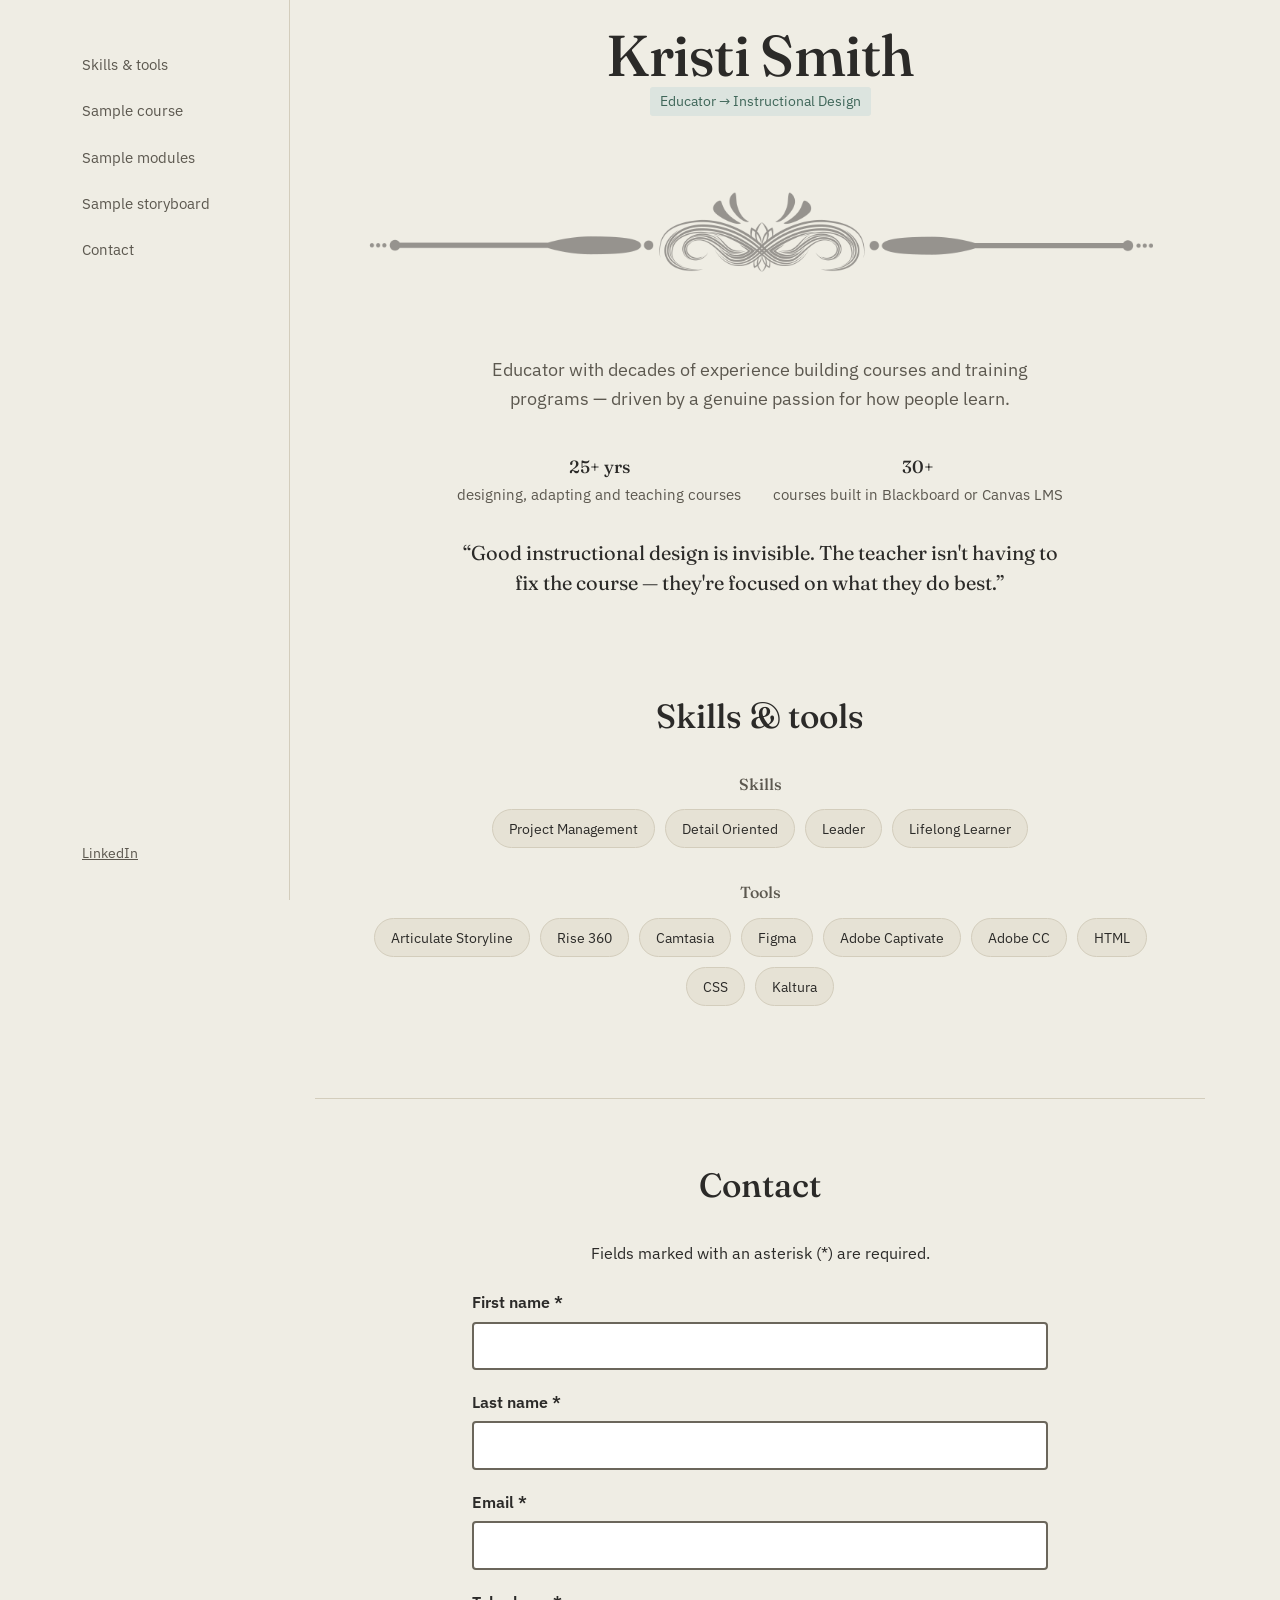
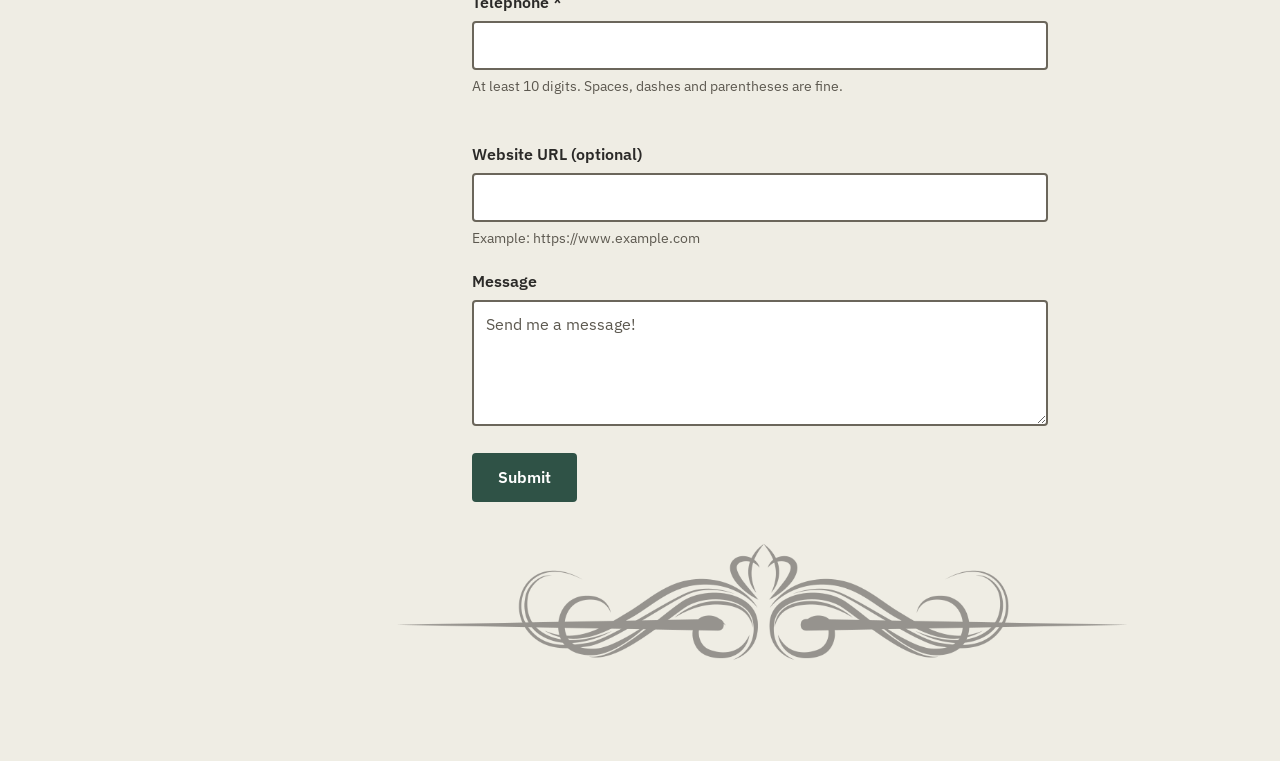
<file: index.html>
<!DOCTYPE html>
<html lang="en">
<head>
<meta charset="UTF-8">
<meta name="viewport" content="width=device-width, initial-scale=1, viewport-fit=cover">
<title>Kristi Smith | Instructional Design Portfolio</title>
<link rel="preconnect" href="https://fonts.googleapis.com">
<link rel="preconnect" href="https://fonts.gstatic.com" crossorigin>
<link href="https://fonts.googleapis.com/css2?family=Fraunces:opsz,wght@9..144,400;9..144,500;9..144,600&family=IBM+Plex+Sans:wght@400;500;600&display=swap" rel="stylesheet">
<link rel="stylesheet" href="styles.css">


</head>
<body>

<a class="skip-link" href="#main-content">Skip to main content</a>

<nav class="mobile-nav" aria-label="Mobile navigation">
  <a href="#skills">Skills</a>
  <a href="content/idpage.html" target="_blank" rel="noopener noreferrer">Sample course<span class="visually-hidden"> (opens in a new tab)</span></a>
  <a href="mod.htm" target="_blank" rel="noopener noreferrer">Sample modules<span class="visually-hidden"> (opens in a new tab)</span></a>
  <a href="course.htm">Sample storyboard</a>
  <a href="#contact">Contact</a>
</nav>

<div class="layout">
  <nav class="toc" aria-label="Main navigation">
    <div>
      <ul class="toc-links">
        <li><a href="#skills">Skills &amp; tools</a></li>
        <li><a href="content/idpage.html" target="_blank" rel="noopener noreferrer">Sample course<span class="visually-hidden"> (opens in a new tab)</span></a></li>
        <li><a href="mod.htm" target="_blank" rel="noopener noreferrer">Sample modules<span class="visually-hidden"> (opens in a new tab)</span></a></li>
        <li><a href="course.htm">Sample storyboard</a></li>
        <li><a href="#contact">Contact</a></li>
      </ul>
    </div>
    <div class="toc-foot">
      <a href="https://www.linkedin.com/in/kristismith7/" target="_blank" rel="noopener noreferrer">LinkedIn<span class="visually-hidden"> (opens in a new tab)</span></a>
    </div>
  </nav>

  <main id="main-content" tabindex="-1">
    <h1>Kristi Smith</h1>
    <p class="tag">Educator <span aria-hidden="true">&rarr;</span><span class="visually-hidden">to</span> Instructional Design</p>

    <img src="div3.png" alt="divider" class="transparent-img">

    <p class="lede">
      Educator with decades of experience building courses and training programs — driven by a genuine passion for how people learn.
    </p>

    <ul class="hero-meta">
      <li><strong>25+ yrs</strong> designing, adapting and teaching courses</li>
      <li><strong>30+</strong> courses built in Blackboard or Canvas LMS</li>
    </ul>

    <blockquote class="quote">
      <p>“Good instructional design is invisible. The teacher isn't having to fix the course — they're focused on what they do best.”</p>
    </blockquote>

    <section id="skills" aria-labelledby="skills-heading">
      <h2 id="skills-heading">Skills &amp; tools</h2>

      <div class="skill-group">
        <h3>Skills</h3>
        <ul class="pill-list">
          <li class="pill">Project Management</li>
          <li class="pill">Detail Oriented</li>
          <li class="pill">Leader</li>
          <li class="pill">Lifelong Learner</li>
        </ul>

        <h3>Tools</h3>
        <ul class="pill-list">
          <li class="pill">Articulate Storyline</li>
          <li class="pill">Rise 360</li>
          <li class="pill">Camtasia</li>
          <li class="pill">Figma</li>
          <li class="pill">Adobe Captivate</li>
          <li class="pill">Adobe CC</li>
          <li class="pill">HTML</li>
          <li class="pill">CSS</li>
          <li class="pill">Kaltura</li>
        </ul>
      </div>
    </section>

    <section id="contact" aria-labelledby="contact-heading">
      <h2 id="contact-heading">Contact</h2>

      <p class="required-note">Fields marked with an asterisk (<span aria-hidden="true">*</span><span class="visually-hidden">star</span>) are required.</p>

      <form action="https://formsubmit.co/profkris23@gmail.com" method="POST" id="contactForm" novalidate>
        <input type="hidden" name="_subject" value="New contact form submission">
        <input type="hidden" name="_captcha" value="false">
        <input type="hidden" name="_next" value="thanks.htm">

        <div class="form-field">
          <label for="fname">First name <span aria-hidden="true">*</span></label>
          <input type="text" id="fname" name="fname" autocomplete="given-name" required aria-required="true">
        </div>

        <div class="form-field">
          <label for="lname">Last name <span aria-hidden="true">*</span></label>
          <input type="text" id="lname" name="lname" autocomplete="family-name" required aria-required="true">
        </div>

        <div class="form-field">
          <label for="email">Email <span aria-hidden="true">*</span></label>
          <input type="email" id="email" name="email" autocomplete="email" required aria-required="true">
        </div>

        <div class="form-field">
          <label for="phone">Telephone <span aria-hidden="true">*</span></label>
          <input type="tel" id="phone" name="phone" autocomplete="tel" inputmode="tel"
                 required aria-required="true" aria-describedby="phoneHint phoneError">
          <p id="phoneHint" class="field-hint">At least 10 digits. Spaces, dashes and parentheses are fine.</p>
          <p id="phoneError" class="field-error" aria-live="polite"></p>
        </div>

        <div class="form-field">
          <label for="url">Website URL (optional)</label>
          <input type="url" id="url" name="url" autocomplete="url" aria-describedby="urlHint">
          <p id="urlHint" class="field-hint">Example: https://www.example.com</p>
        </div>

        <div class="form-field">
          <label for="text1">Message</label>
          <textarea id="text1" name="text1" rows="4" placeholder="Send me a message!"></textarea>
        </div>

        <input type="submit" class="btn-submit" value="Submit">
      </form>

      <img src="div1.png" alt="divider" class="transparent-img">
    </section>
  </main>
</div>

<script>
  const form = document.getElementById("contactForm");
  const phoneInput = document.getElementById("phone");
  const phoneError = document.getElementById("phoneError");
  const PHONE_MESSAGE = "Please enter a valid phone number with at least 10 digits.";

  function isPhoneValid() {
    const value = phoneInput.value.trim();
    if (!/^[0-9+().\s-]+$/.test(value)) return false;
    return value.replace(/\D/g, "").length >= 10;
  }

  function showPhoneError(show) {
    phoneError.textContent = show ? PHONE_MESSAGE : "";
    phoneInput.setAttribute("aria-invalid", show ? "true" : "false");
  }

  // Validate when the user leaves the field (not on every keystroke)
  phoneInput.addEventListener("blur", () => {
    if (phoneInput.value !== "") showPhoneError(!isPhoneValid());
  });

  // Clear the error as soon as the value becomes valid
  phoneInput.addEventListener("input", () => {
    if (phoneError.textContent && isPhoneValid()) showPhoneError(false);
  });

  form.addEventListener("submit", (event) => {
    const phoneBad = !isPhoneValid();
    if (phoneBad) showPhoneError(true);

    // First field (in page order) that fails native or phone validation
    const firstInvalid = Array.from(form.elements).find((el) =>
      el === phoneInput ? phoneBad : el.willValidate && !el.checkValidity()
    );

    if (firstInvalid) {
      event.preventDefault();
      firstInvalid.focus();
      if (firstInvalid !== phoneInput && firstInvalid.reportValidity) {
        firstInvalid.reportValidity();
      }
    }
  });
</script>

</body>
</html>
</file>
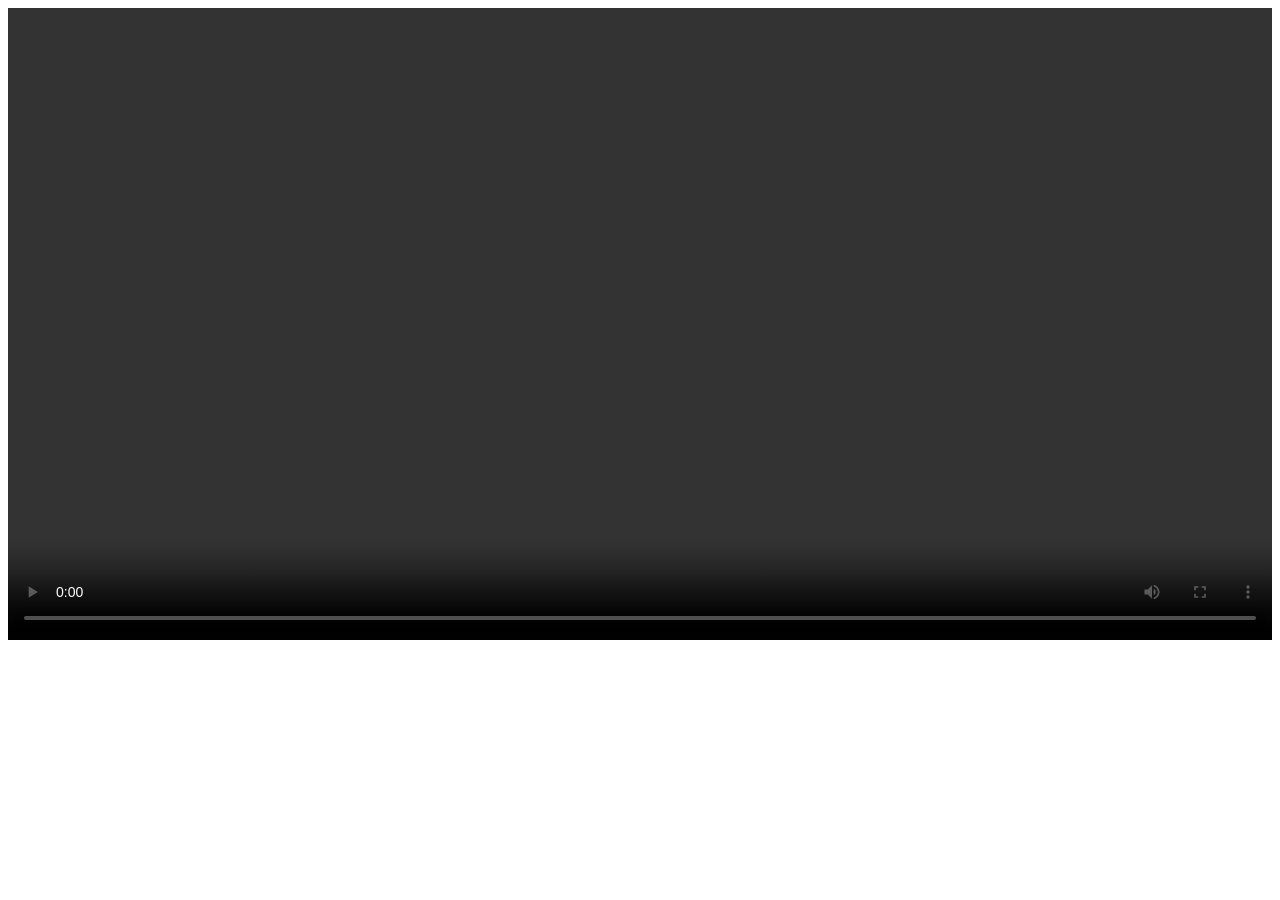
<file: course.htm>
<!DOCTYPE html>
<html lang="en">
<head>
    <meta charset="UTF-8">
    <meta name="viewport" content="width=device-width, initial-scale=1.0">
    <title>OSINT course</title>
</head>
<body>
<video id="sb" controls width="100%" src="OSINT_Course_Storyboard.mp4">
  <track kind="descriptions" src="story.vtt" srclang="en" label="Descriptions">
</video>
 
</body>


</html>
</file>
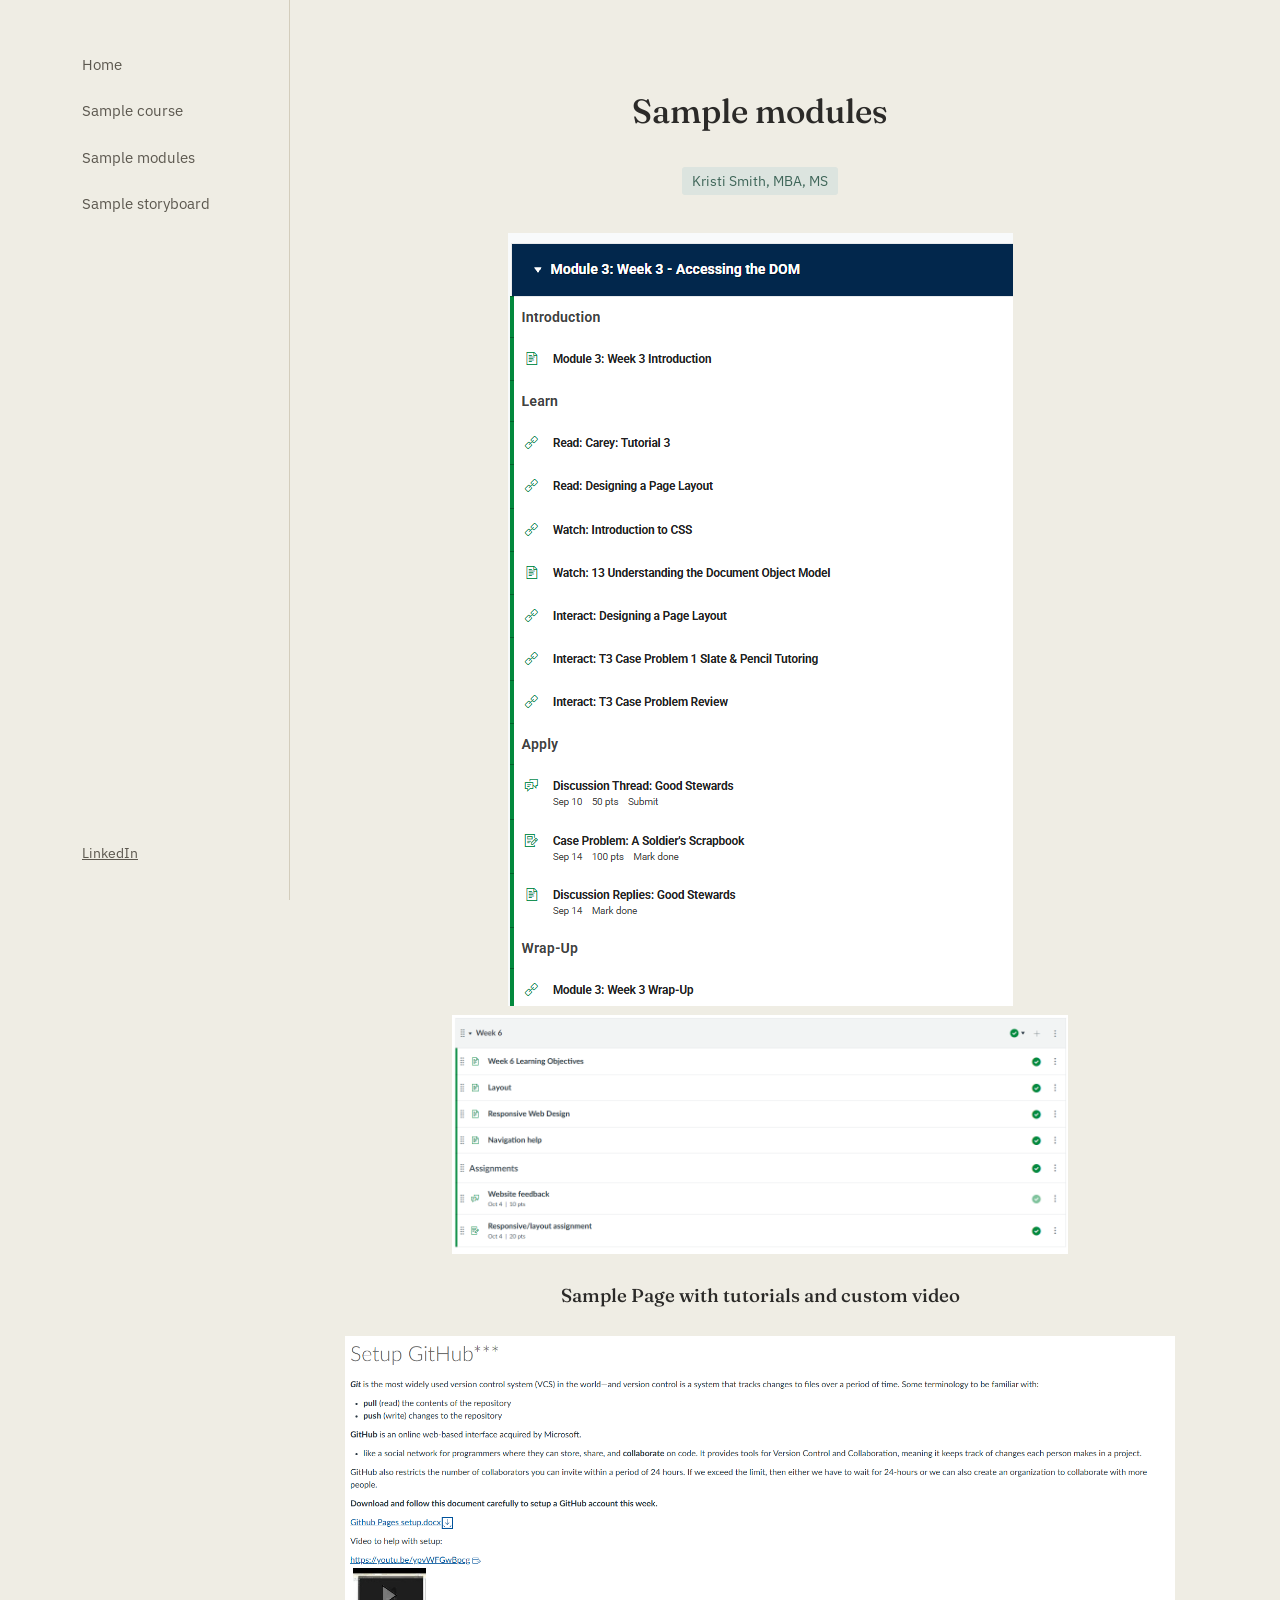
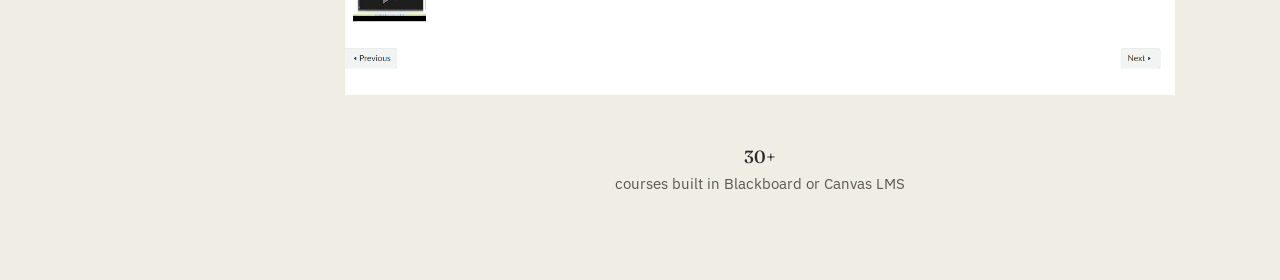
<file: mod.htm>
<!DOCTYPE html>
<html lang="en">
<head>
    <meta charset="UTF-8">
    <meta name="viewport" content="width=device-width, initial-scale=1.0">
    <title>KJ Designs IT Sample modules</title>
    <link rel="preconnect" href="https://fonts.googleapis.com">
<link rel="preconnect" href="https://fonts.gstatic.com" crossorigin>
<link href="https://fonts.googleapis.com/css2?family=Fraunces:opsz,wght@9..144,400;9..144,500;9..144,600&family=IBM+Plex+Sans:wght@400;500;600&display=swap" rel="stylesheet">
<link rel="stylesheet" href="styles.css">
</head>
<body>
   
<div class="mobile-nav">

  <a href="index.html">Home</a>

  <a href="content/idpage.html" target="_blank">Sample course</a>
   <a href="mod.htm" target="_blank">Sample modules</a>
    <a href="OSINT_Course_Storyboard.mp4" target="_blank">Sample storyboard</a>

</div>

<div class="layout">
  <nav class="toc">
    <div>
     
      <ul class="toc-links">
    
        <li><a href="index.html">Home</a></li>
       
         <li><a href="content/idpage.html" target="_blank">Sample course</a></li>
         <li><a href="mod.htm" target="_blank">Sample modules</a></li>
         <li> <a href="OSINT_Course_Storyboard.mp4" target="_blank">Sample storyboard</a></li>
      
      </ul>
    </div>
    <div class="toc-foot">   <a href="https://www.linkedin.com/in/kristismith7/" target="_blank">LinkedIn</a> <br></div>
  </nav>

  <main>

    <section id="story">
        <h2>Sample modules</h2><span class="tag">Kristi Smith, MBA, MS</span>
    
      <p class="lede">
     <img src="lib.png" alt="Sample course module" ><br>
        <img src="mt.png" alt="Sample course module" width="100%"><br>
         <h3>Sample Page with tutorials and custom video</h3><br>
           <img src="git.png" alt="Sample course page" width="100%"><br>
    
      <div class="hero-meta">
     
        <div><strong>30+</strong>courses built in Blackboard or Canvas LMS</div>
      </div>
    
    
    </section> 
</body>
</html>
</file>
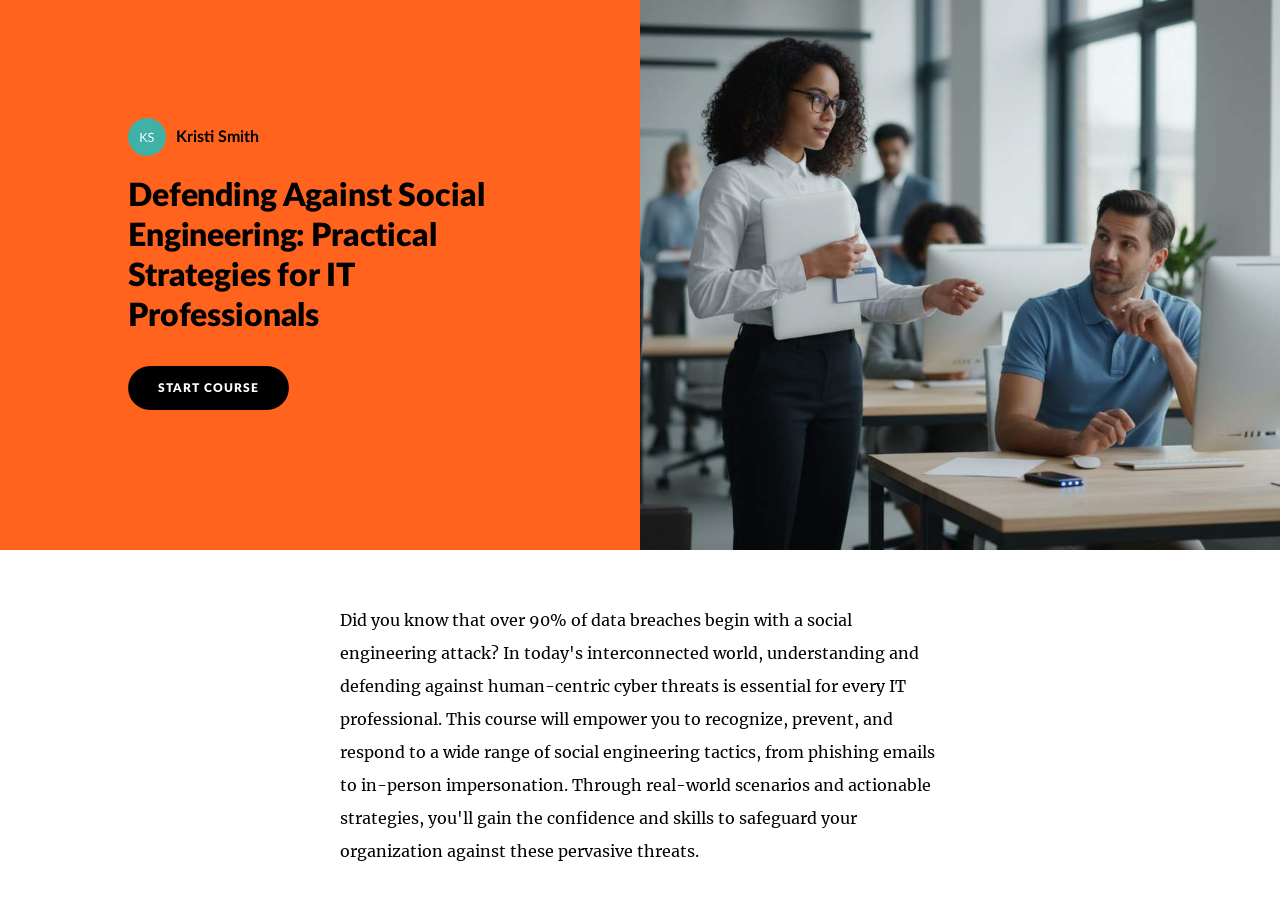
<file: content/idpage.html>
<!doctype html>
<!-- 
course package version: 0C4UMB9H
rise_frontend sha: 7b15b935b6655e4908079202be065333ed9a1ff2
ai_scenario sha: cd64342aba506fe9504c0e0cd7249c7d2f00203e
learn_distribution_frontend sha: be6f840c1a09e2c6d7c7950dd72db652c849d0fe
mondrian sha: 53b52b96c25fa0dd33df5b0202c458588fa20458
sandbox sha: 42753f3391b109fa3788c525c22880445ab48325
 -->
<html lang="en">
  <head>
    <meta charset="utf-8">
    <meta name="viewport" content="width=device-width,initial-scale=1">
    <title>Defending Against Social Engineering: Practical Strategies for IT Professionals</title>
    
    <script type="application/json" id="__CONFIG__">
      {"remoteManifest":{"ai_scenario":{".js":["ai-scenario/entry.js"]},"learn_distribution_frontend":{".js":["learn_dist/entry.js"]},"mondrian":{".js":["mondrian/entry.js"]}},"assetTargetPrefixes":{"media":"assets","font":"lib/fonts"},"loadOnlyInLms":false}
    </script>
    
    <script src="lib/dist/c7ae2a54.js"></script>
  </head>
  <body>
    <div id="app"></div>
    
      <script src="lib/rise/9bea35c8.js"></script>
    
  </body>
</html>
</file>
<file: styles.css>
/* =========================================================
   Kristi Smith Educational Design — styles.css
   Contrast ratios noted next to colors were checked against WCAG 2.x AA
   (4.5:1 for text, 3:1 for UI components).
   ========================================================= */

/* ---------- Design tokens ---------- */
:root {
  --paper:      #EFEDE4;
  --paper-alt:  #E6E2D5;
  --ink:        #2B2A28;   /* 12.2:1 on paper */
  --ink-soft:   #5C584F;   /* 6.0:1 on paper, 5.5:1 on paper-alt */
  --pine:       #3F6659;   /* 5.5:1 on paper, 5.0:1 on pine-soft */
  --pine-soft:  #DCE4DF;
  --gold:       #B07E2E;   /* decorative only (3.05:1) — NOT for text */
  --gold-text:  #7A5513;   /* 5.7:1 on paper — use for gold text */
  --line:       #D3CDBC;   /* decorative dividers */

  --focus:        #1A56DB; /* 5.3:1 */
  --error:        #B00020; /* 6.3:1 */
  --field-bg:     #FFFFFF;
  --field-text:   #1A1A1A;
  --field-border: #6B665B; /* 4.9:1 (needs 3:1) */
  --btn-bg:       #2F5246; /* 8.7:1 with white */
  --btn-bg-hover: #243F36;
  --btn-text:     #FFFFFF;

  --serif: 'Fraunces', Georgia, serif;
  --sans:  'IBM Plex Sans', Arial, sans-serif;
}

/* Dark theme: follows the OS unless the page forces light */
@media (prefers-color-scheme: dark) {
  :root:not([data-theme="light"]) {
    --paper: #1B1A17;  --paper-alt: #232220;
    --ink: #ECE8DD;    --ink-soft: #B3AD9E;
    --pine: #8CB1A2;   --pine-soft: #263530;
    --gold: #DDAE5E;   --gold-text: #DDAE5E;
    --line: #3B372E;
    --focus: #8AB4FF;  --error: #FF8A80;
    --field-bg: #232220; --field-text: #ECE8DD; --field-border: #8F897B;
    --btn-bg: #8CB1A2; --btn-bg-hover: #A5C5B8; --btn-text: #1B1A17;
  }
}
:root[data-theme="dark"] {
  --paper: #1B1A17;  --paper-alt: #232220;
  --ink: #ECE8DD;    --ink-soft: #B3AD9E;
  --pine: #8CB1A2;   --pine-soft: #263530;
  --gold: #DDAE5E;   --gold-text: #DDAE5E;
  --line: #3B372E;
  --focus: #8AB4FF;  --error: #FF8A80;
  --field-bg: #232220; --field-text: #ECE8DD; --field-border: #8F897B;
  --btn-bg: #8CB1A2; --btn-bg-hover: #A5C5B8; --btn-text: #1B1A17;
}

/* ---------- Base ---------- */
*, *::before, *::after { box-sizing: border-box; }

html { scroll-padding-top: 4rem; }
@media (prefers-reduced-motion: no-preference) {
  html { scroll-behavior: smooth; }
}

body {
  margin: 0;
  padding-bottom: env(safe-area-inset-bottom, 0px);
  background: var(--paper);
  color: var(--ink);
  font-family: var(--sans);
  font-size: 1rem;
  line-height: 1.6;
  -webkit-font-smoothing: antialiased;
}

a { color: inherit; }

h1, h2, h3 { font-family: var(--serif); font-weight: 500; margin: 0; }
h1 { font-size: clamp(2.4rem, 5vw, 3.6rem); line-height: 1.08; letter-spacing: -0.01em; }
h2 { font-size: clamp(1.6rem, 3vw, 2.1rem); margin-bottom: 28px; }

p { max-width: 62ch; margin-left: auto; margin-right: auto; }

img { max-width: 100%; height: auto; }

/* ---------- Accessibility helpers ---------- */
.visually-hidden {
  position: absolute !important;
  width: 1px; height: 1px;
  margin: -1px; padding: 0;
  overflow: hidden;
  clip: rect(0, 0, 0, 0);
  white-space: nowrap;
  border: 0;
}

.skip-link {
  position: absolute;
  left: 0.5rem; top: -4rem;
  z-index: 1000;
  padding: 0.75rem 1rem;
  background: #000; color: #fff;
  border-radius: 4px;
}
.skip-link:focus { top: 0.5rem; }

:focus-visible {
  outline: 3px solid var(--focus);
  outline-offset: 2px;
}
main:focus { outline: none; }   /* main is only focused by the skip link */

@media (prefers-reduced-motion: reduce) {
  * { transition: none !important; animation: none !important; }
}

/* ---------- Layout ---------- */
.layout {
  display: grid;
  grid-template-columns: 240px 1fr;
  max-width: 1180px;
  margin: 0 auto;
}

main { min-width: 0; padding: 25px; text-align: center; }

section {
  padding: 60px 30px;
  border-bottom: 1px solid var(--line);
  text-align: center;
}
section:last-of-type { border-bottom: none; }

/* ---------- Sidebar navigation ---------- */
nav.toc {
  position: sticky; top: 0;
  align-self: start;
  height: 100vh;
  overflow-y: auto;               /* stays reachable on short screens / zoom */
  padding: 48px 28px 32px 32px;
  border-right: 1px solid var(--line);
  display: flex; flex-direction: column; justify-content: space-between;
}

.toc-links { list-style: none; padding: 0; margin: 0; display: flex; flex-direction: column; gap: 14px; }
.toc-links a {
  display: block;
  padding: 4px 0 4px 12px;
  margin-left: -14px;
  border-left: 2px solid transparent;
  color: var(--ink-soft);
  font-size: 0.95rem;
  text-decoration: none;
  transition: color .15s ease, border-color .15s ease;
}
.toc-links a:hover { color: var(--ink); border-color: var(--gold); }

.toc-foot { font-size: 0.875rem; color: var(--ink-soft); }
.toc-foot a { display: inline-block; padding: 4px 0; }

.mobile-nav { display: none; }

/* ---------- Hero ---------- */
.tag {
  display: inline-block;
  margin: 0 0 18px;
  padding: 3px 10px;
  font-size: 0.875rem;
  color: var(--pine);
  background: var(--pine-soft);
  border-radius: 3px;
}

.lede { margin-top: 20px; max-width: 56ch; font-size: 1.15rem; color: var(--ink-soft); }

.hero-meta {
  list-style: none; padding: 0;
  margin: 40px 0 0;
  display: flex; flex-wrap: wrap; justify-content: center; gap: 32px;
  color: var(--ink-soft); font-size: 0.95rem;
}
.hero-meta strong { display: block; font-family: var(--serif); font-size: 1.1rem; font-weight: 500; color: var(--ink); }

.transparent-img { display: block; margin: 0 auto; opacity: 0.5; }   /* decorative */

/* Pull quote */
.quote {
  margin: 32px auto;
  max-width: 46ch;
  font-family: var(--serif);
  font-size: 1.25rem;
  line-height: 1.5;
  color: var(--ink);
}
.quote p { margin: 0 auto; }
.quote-attr { margin-top: 10px; font-family: var(--sans); font-size: 0.95rem; color: var(--ink-soft); }

/* ---------- Skills ---------- */
.skill-group { margin-bottom: 30px; }
.skill-group h3 { margin-bottom: 12px; font-size: 1rem; font-weight: 500; color: var(--ink-soft); }

.pill-list { list-style: none; padding: 0; margin: 0 0 2rem; display: flex; flex-wrap: wrap; justify-content: center; gap: 10px; }
.pill {
  padding: 7px 16px;
  font-size: 0.9rem;
  background: var(--paper-alt);
  border: 1px solid var(--line);
  border-radius: 20px;
}

/* ---------- Contact form ---------- */
#contact { padding-bottom: 50px; }

.required-note { margin-bottom: 1.5rem; }

#contactForm { text-align: left; max-width: 36rem; margin: 0 auto 2rem; }

.form-field { margin-bottom: 1.25rem; }
.form-field label { display: block; margin-bottom: 0.35rem; font-weight: 600; }

.form-field input,
.form-field textarea {
  width: 100%;
  min-height: 44px;
  padding: 0.6rem 0.75rem;
  font: inherit;
  color: var(--field-text);
  background: var(--field-bg);
  border: 2px solid var(--field-border);
  border-radius: 4px;
}
.form-field input[aria-invalid="true"] { border-color: var(--error); }
.form-field ::placeholder { color: var(--ink-soft); opacity: 1; }

.field-hint  { margin: 0.25rem 0 0; max-width: none; font-size: 0.9rem; color: var(--ink-soft); }
.field-error { margin: 0.35rem 0 0; max-width: none; min-height: 1.2em; font-weight: 600; color: var(--error); }

.btn-submit {
  min-height: 44px;
  padding: 0.6rem 1.5rem;
  font: inherit; font-weight: 600;
  color: var(--btn-text);
  background: var(--btn-bg);
  border: 2px solid var(--btn-bg);
  border-radius: 4px;
  cursor: pointer;
}
.btn-submit:hover { background: var(--btn-bg-hover); border-color: var(--btn-bg-hover); }

/* ---------- Mobile ---------- */
@media (max-width: 860px) {
  .layout { grid-template-columns: 1fr; }
  nav.toc { display: none; }

  .mobile-nav {
    display: flex; gap: 8px 20px;
    position: sticky; top: 0; z-index: 10;
    padding: calc(10px + env(safe-area-inset-top, 0px)) 20px 10px;
    background: var(--paper);
    border-bottom: 1px solid var(--line);
    overflow-x: auto;
    font-size: 0.95rem;
  }
  .mobile-nav a {
    display: inline-block;
    padding: 8px 0;
    white-space: nowrap;
    text-decoration: none;
    color: var(--ink-soft);
  }
  .mobile-nav a:hover { color: var(--ink); }

  section { padding: 56px 24px; }
}

/* =========================================================
   Not used by index.html. Kept in case mod.htm, course.htm or
   content/idpage.html share this stylesheet — delete if they don't.
   ========================================================= */
.toc-brand { margin-bottom: 40px; font-family: var(--serif); font-size: 1.25rem; font-weight: 500; letter-spacing: 0.01em; }
.toc-brand span { display: block; margin-top: 4px; font-size: 0.875rem; font-weight: 400; color: var(--ink-soft); }

.center { text-align: center; }
#story { padding-top: 60px; }

.principles { margin-top: 36px; display: grid; grid-template-columns: repeat(2, 1fr); gap: 36px 48px; }
.principle h3 { margin-bottom: 8px; font-size: 1.05rem; }
.principle p { margin: 0; font-size: 0.95rem; color: var(--ink-soft); }

.timeline { margin-top: 44px; position: relative; }
.timeline::before { content: ""; position: absolute; left: 17px; top: 6px; bottom: 6px; width: 1px; background: var(--line); }
.t-item { position: relative; margin-bottom: 44px; padding-left: 56px; text-align: left; }
.t-item:last-child { margin-bottom: 0; }
.t-num {
  position: absolute; left: 0; top: 0;
  width: 36px; height: 36px; border-radius: 50%;
  display: flex; align-items: center; justify-content: center;
  font-family: var(--serif); font-size: 0.9rem;
  color: var(--ink-soft); background: var(--paper); border: 1px solid var(--line);
}
.t-item.current .t-num { color: var(--gold-text); border-color: var(--gold); }
.t-period { margin-bottom: 4px; font-size: 0.9rem; color: var(--ink-soft); }
.t-role { font-family: var(--serif); font-size: 1.25rem; font-weight: 500; }
.t-org { margin-bottom: 10px; font-size: 0.95rem; color: var(--ink-soft); }
.t-item p.desc { margin: 0; max-width: 58ch; font-size: 0.9rem; }

.work-list { margin-top: 22px; display: flex; flex-direction: column; }
.work-item { display: grid; grid-template-columns: 1fr 1.6fr; gap: 20px; padding: 36px 0; border-top: 1px solid var(--line); text-align: left; }
.work-item:last-child { border-bottom: 1px solid var(--line); }
.work-kicker { margin-bottom: 8px; font-size: 0.875rem; color: var(--gold-text); }
.work-title { margin-bottom: 10px; font-family: var(--serif); font-size: 1rem; font-weight: 500; }
.work-meta { margin-bottom: 14px; font-size: 0.9rem; color: var(--ink-soft); }
.work-desc { font-size: 0.9rem; color: var(--ink-soft); }
.work-stats { margin-top: 14px; display: flex; flex-wrap: wrap; justify-content: center; gap: 28px; }
.work-stats div strong { display: block; font-family: var(--serif); font-size: 1.3rem; color: var(--ink); }
.work-stats div span { font-size: 0.875rem; color: var(--ink-soft); }

.contact-box { margin-top: 32px; display: flex; flex-wrap: wrap; justify-content: center; align-items: baseline; gap: 18px; }
.contact-box a.email { font-family: var(--serif); font-size: 1.6rem; text-decoration: none; border-bottom: 2px solid var(--gold); }
.contact-links { margin-top: 28px; display: flex; justify-content: center; gap: 24px; font-size: 0.95rem; }
.contact-links a { padding-bottom: 2px; color: var(--ink-soft); text-decoration: none; border-bottom: 1px solid var(--ink-soft); }
.contact-links a:hover { color: var(--pine); border-color: var(--pine); }
footer.note { margin-top: 64px; font-size: 0.875rem; color: var(--ink-soft); }

@media (max-width: 860px) {
  .principles { grid-template-columns: 1fr; }
  .work-item { grid-template-columns: 1fr; gap: 12px; }
}
</file>
